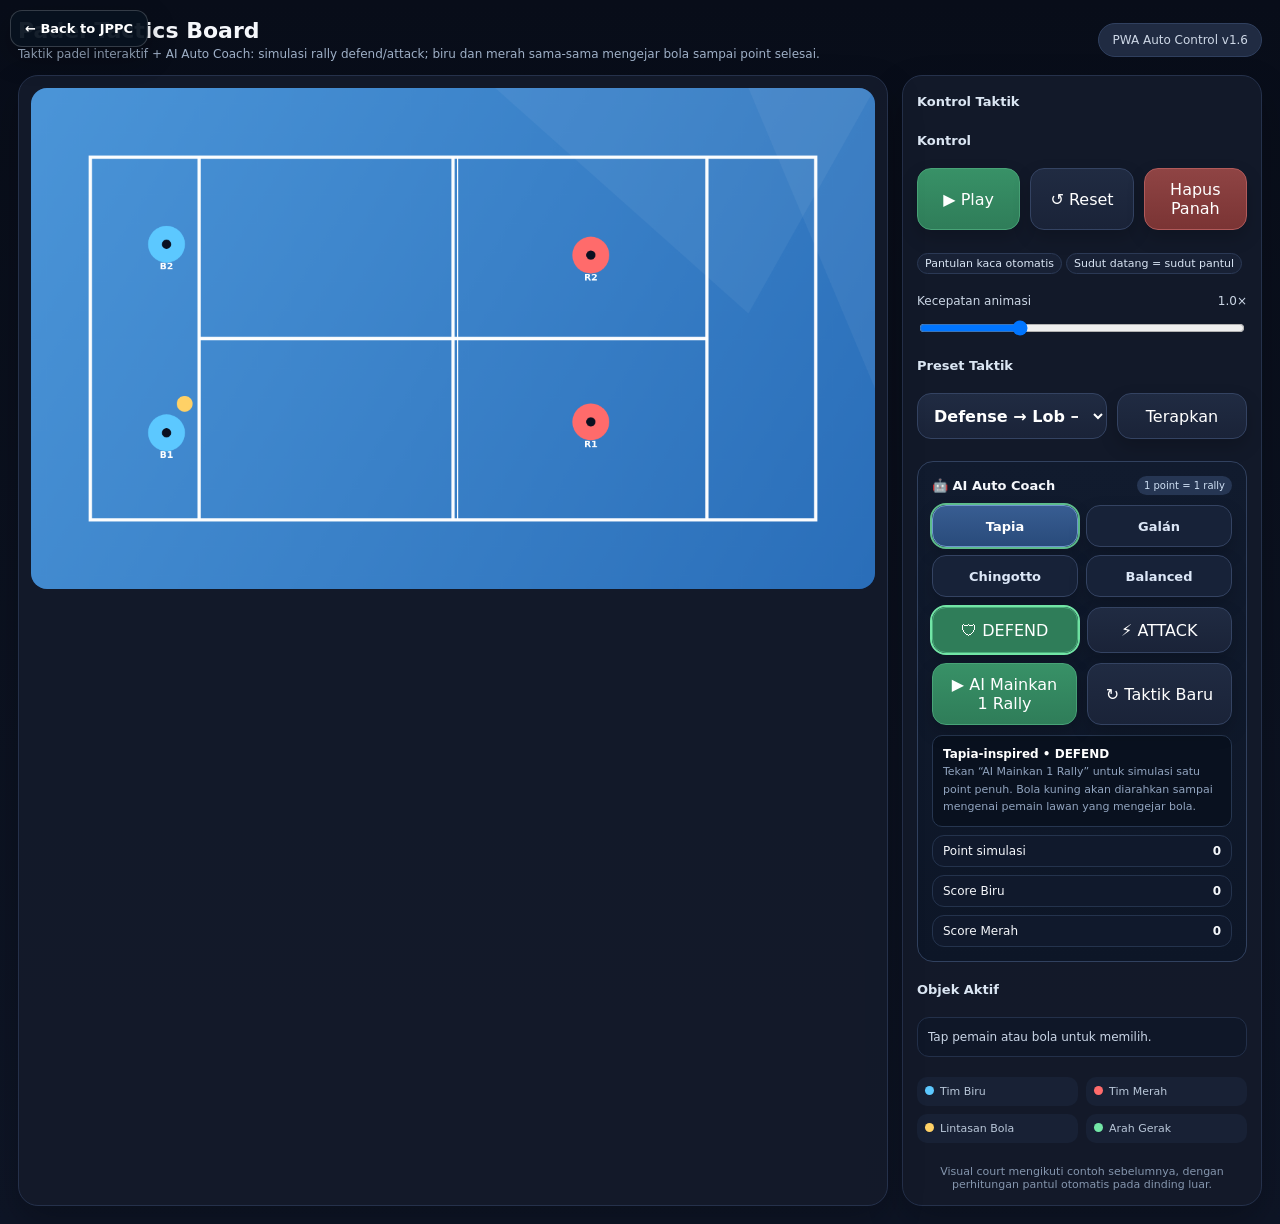
<file: padel-tactics.html>
<!doctype html>
<html lang="id">
<head>
<meta charset="utf-8"/>
<meta name="viewport" content="width=device-width, initial-scale=1, maximum-scale=1"/>
<title>Padel Tactics</title>
<style>
  :root{
    --bg:#0b1020; --panel:#131a2a; --line:#e6edf7; --text:#f5f7fb; --muted:#9fb0c7;
    --accent:#72e6a6; --red:#ff6b6b; --yellow:#ffd166; --blue:#5cc8ff;
  }
  *{box-sizing:border-box}
  body{margin:0;font-family:Inter,system-ui,-apple-system,Segoe UI,Roboto,Arial,sans-serif;background:linear-gradient(180deg,#080d19,#0e1526);color:var(--text)}
  .app{max-width:1320px;margin:auto;padding:18px}
  .topbar{display:flex;justify-content:space-between;gap:12px;align-items:center;margin-bottom:14px}
  .title{font-size:22px;font-weight:800}.sub{font-size:12px;color:var(--muted);margin-top:4px}
  .pill{background:#202b42;border:1px solid #30405f;border-radius:999px;padding:9px 13px;font-size:12px;color:#cdd7e6}
  .grid{display:grid;grid-template-columns:minmax(0,1fr) 360px;gap:14px}
  .card{background:rgba(19,26,42,.96);border:1px solid #25314b;border-radius:20px;overflow:hidden;box-shadow:0 16px 36px rgba(0,0,0,.24)}
  .courtWrap{padding:12px}.controls{padding:14px;display:flex;flex-direction:column;gap:10px}
  canvas{width:100%;height:auto;display:block;border-radius:16px;background:#132b56;touch-action:none;-webkit-user-select:none;user-select:none}
  @media (pointer:coarse){
    button,select{min-height:46px;padding:11px 13px;font-size:15px}
    .row{gap:10px}
    .tips{font-size:13px}
  }
  h3{font-size:13px;margin:4px 0 10px;color:#dbe6f3}
  .row{display:flex;gap:8px;flex-wrap:wrap;margin-bottom:10px}
  button,select,input[type=range]{font:inherit}
  button,select{
    background:linear-gradient(180deg,#202b42,#1a2338);
    color:#fff;border:1px solid #344362;border-radius:14px;padding:11px 12px;
    min-height:46px;
  }
  button{
    cursor:pointer;
    box-shadow:0 8px 18px rgba(0,0,0,.18);
    transition:transform .15s ease, box-shadow .15s ease, border-color .15s ease;
  }
  button:hover, select:hover{border-color:#4c6186}
  button:active{transform:translateY(1px)}
  button.primary{background:linear-gradient(180deg,#389167,#2f7d59);border-color:#48a377}
  button.warn{background:linear-gradient(180deg,#8f4444,#7a3434);border-color:#b15a5a}
  button.active{outline:2px solid #72e6a6}
  .tips{margin-top:10px;padding:10px;border-radius:12px;background:#0f1728;border:1px solid #23304a;font-size:12px;line-height:1.55;color:#c9d5e6}
  .legend{display:grid;grid-template-columns:1fr 1fr;gap:8px;margin-top:10px}
  .legend div{font-size:11px;color:#b9c7d9;background:#182135;padding:8px;border-radius:10px}
  .dot{display:inline-block;width:9px;height:9px;border-radius:50%;margin-right:6px}
  .stat{display:grid;grid-template-columns:1fr auto;gap:6px;font-size:12px;margin:6px 0}
  .stat b{color:#fff}
  .badge{display:inline-block;padding:3px 7px;border-radius:999px;background:#182135;border:1px solid #2b3955;color:#d9e5f4;font-size:11px;margin:3px 4px 0 0}
  .footer{margin-top:12px;color:#8495ad;font-size:11px;text-align:center}
  .small{font-size:11px;color:#91a4bf}

  .aiPanel{margin-top:14px;padding:12px;border-radius:14px;background:linear-gradient(180deg,#111b2e,#0d1627);border:1px solid #31415f}
  .aiTitle{display:flex;align-items:center;justify-content:space-between;gap:8px;margin-bottom:10px}
  .aiTitle b{font-size:13px}.aiTag{font-size:10px;padding:4px 7px;border-radius:999px;background:#263653;color:#cfe0f4}
  .seg{display:grid;grid-template-columns:1fr 1fr;gap:7px;margin:8px 0}
  .seg button{width:100%}.seg button.active{background:#2f7d59;border-color:#4caf7d;outline:2px solid #72e6a6}
  .aiStatus{margin-top:9px;padding:10px;border-radius:10px;background:#09111f;border:1px solid #263650;font-size:12px;line-height:1.45;color:#d1dbea}
  .aiStatus strong{color:#fff}.scoreBox{display:grid;grid-template-columns:1fr auto;gap:6px;margin-top:8px;font-size:12px}
  .coachNote{font-size:11px;color:#91a4bf;margin-top:7px;line-height:1.45}
  .toolbarRow{display:grid;grid-template-columns:repeat(3,1fr);gap:10px}
  .toolbarRow button{width:100%}
  .presetRow{display:grid;grid-template-columns:1fr 130px;gap:10px;align-items:center}
  .presetRow select,.presetRow button{width:100%}
  .aiPanel{margin-top:2px;padding:14px;border-radius:16px;background:linear-gradient(180deg,#111b2e,#0d1627);border:1px solid #31415f}
  .aiSelectRow, .aiActionRow{display:grid;grid-template-columns:1fr;gap:10px}
  .aiActionRow{grid-template-columns:1fr 1fr}
  .styleGrid{display:grid;grid-template-columns:repeat(2,1fr);gap:8px;margin-bottom:10px}
  .styleBtn{font-size:13px;font-weight:750;min-height:42px;padding:9px 8px;color:#dce7f7;background:#172238}
  .styleBtn.active{background:linear-gradient(180deg,#385d92,#294b7b);border-color:#6f98cf;outline:2px solid rgba(114,230,166,.8);color:#fff}
  select{color-scheme:dark;background-color:#1b263b!important;color:#fff!important;font-weight:650}
  select option{background:#172136;color:#fff}
  .seg{display:grid;grid-template-columns:1fr 1fr;gap:9px;margin:8px 0 10px}
  .scoreBox{padding:8px 10px;border-radius:12px;background:#10192c;border:1px solid #24334d}
  #selection.tips{margin-top:0}
  @media(max-width:950px){
    .toolbarRow{grid-template-columns:1fr}
    .presetRow{grid-template-columns:1fr}
    .aiActionRow{grid-template-columns:1fr}
  }
  .pointFlash{position:absolute;left:50%;top:50%;transform:translate(-50%,-50%);padding:14px 22px;border-radius:16px;background:rgba(9,17,31,.92);border:1px solid #506381;color:#fff;font-weight:800;font-size:20px;pointer-events:none;opacity:0;transition:opacity .2s}
  .courtWrap{position:relative}
  .autoHint{font-size:11px;color:#72e6a6}
  @media(max-width:950px){.grid{grid-template-columns:1fr}}
</style>

<meta name="theme-color" content="#0b1020"/>
<meta name="mobile-web-app-capable" content="yes"/>
<meta name="apple-mobile-web-app-capable" content="yes"/>
<meta name="apple-mobile-web-app-status-bar-style" content="black-translucent"/>
<meta name="apple-mobile-web-app-title" content="Padel Tactics"/>

<style>
.jp-back-btn{
  position:fixed;top:10px;left:10px;z-index:9999;
  display:inline-flex;align-items:center;gap:8px;
  padding:10px 14px;border-radius:12px;
  background:rgba(8,19,31,.94);color:#fff;
  border:1px solid rgba(255,255,255,.18);
  text-decoration:none;font:700 13px system-ui,-apple-system,Segoe UI,Roboto,Arial,sans-serif;
  box-shadow:0 10px 28px rgba(0,0,0,.28)
}
.jp-back-btn:hover{background:#13283f}
@media(max-width:700px){.jp-back-btn{top:7px;left:7px;padding:9px 12px;font-size:12px}}
</style>

</head>
<body>
<a class="jp-back-btn" href="./index.html">← Back to JPPC</a>
<div class="app">
  <div class="topbar">
    <div>
      <div class="title">Padel Tactics Board</div>
      <div class="sub">Taktik padel interaktif + AI Auto Coach: simulasi rally defend/attack; biru dan merah sama-sama mengejar bola sampai point selesai.</div>
    </div>
    <div class="pill">PWA Auto Control v1.6</div>
  </div>

  <div class="grid">
    <div class="card courtWrap">
      <canvas id="court" width="1280" height="760"></canvas>
      <div id="pointFlash" class="pointFlash">POINT</div>
    </div>

    <div class="card controls">
      <h3>Kontrol Taktik</h3>
<div class="row" style="display:none" aria-hidden="true">
        <button id="selectBtn" class="active">Pilih / Geser</button>
        <button id="moveBtn">Arah Gerak</button>
        <button id="shotBtn">Arah Pukulan</button>
      </div>

      <h3>Kontrol</h3>
      <div class="row toolbarRow">
        <button id="playBtn" class="primary">▶ Play</button>
        <button id="resetBtn">↺ Reset</button>
        <button id="clearBtn" class="warn">Hapus Panah</button>
      </div>

      <div><span class="badge">Pantulan kaca otomatis</span><span class="badge">Sudut datang = sudut pantul</span></div>

      <div style="margin-top:10px;font-size:12px;color:#cbd6e5">Kecepatan animasi <span id="speedText" style="float:right">1.0×</span></div>
      <input id="speed" type="range" min="0.4" max="2.4" step="0.1" value="1"/>

      <h3 style="margin-top:10px">Preset Taktik</h3>
      <div class="row presetRow">
        <select id="preset">
          <option value="defense">Defense → Lob → Ambil Net</option>
          <option value="attack">Net Pressure</option>
          <option value="bajada">Bajada + Glass Rebound</option>
          <option value="chiquita">Chiquita → Masuk Net</option>
        </select>
        <button id="applyPreset">Terapkan</button>
      </div>

      <div class="aiPanel">
        <div class="aiTitle"><b>🤖 AI Auto Coach</b><span class="aiTag">1 point = 1 rally</span></div>
        <select id="aiStyle" aria-hidden="true" tabindex="-1" style="display:none">
          <option value="tapia">Tapia-inspired</option>
          <option value="galan">Ale Galán-inspired</option>
          <option value="chingotto">Chingotto-inspired</option>
          <option value="balanced">Balanced Pro</option>
        </select>
        <div class="styleGrid">
          <button type="button" class="styleBtn active" data-style="tapia">Tapia</button>
          <button type="button" class="styleBtn" data-style="galan">Galán</button>
          <button type="button" class="styleBtn" data-style="chingotto">Chingotto</button>
          <button type="button" class="styleBtn" data-style="balanced">Balanced</button>
        </div>
        <div class="seg">
          <button id="aiDefendBtn" class="active">🛡 DEFEND</button>
          <button id="aiAttackBtn">⚡ ATTACK</button>
        </div>
        <div class="row aiActionRow">
          <button id="aiPointBtn" class="primary">▶ AI Mainkan 1 Rally</button>
          <button id="aiNextBtn">↻ Taktik Baru</button>
        </div>
        <div id="aiStatus" class="aiStatus"><strong>Siap.</strong> Pilih style dan mode, lalu jalankan 1 point rally.</div>
        <div class="scoreBox"><span>Point simulasi</span><b id="aiPointCount">0</b></div>
        <div class="scoreBox"><span>Score Biru</span><b id="blueScore">0</b></div>
        <div class="scoreBox"><span>Score Merah</span><b id="redScore">0</b></div>
</div>

      <h3 style="margin-top:10px">Objek Aktif</h3>
      <div id="selection" class="tips">Klik pemain atau bola di lapangan.</div>

      <div class="legend">
        <div><span class="dot" style="background:#5cc8ff"></span>Tim Biru</div>
        <div><span class="dot" style="background:#ff6b6b"></span>Tim Merah</div>
        <div><span class="dot" style="background:#ffd166"></span>Lintasan Bola</div>
        <div><span class="dot" style="background:#72e6a6"></span>Arah Gerak</div>
      </div>
<div class="footer">Visual court mengikuti contoh sebelumnya, dengan perhitungan pantul otomatis pada dinding luar.</div>
    </div>
  </div>
</div>

<script>
const canvas = document.getElementById('court');
const ctx = canvas.getContext('2d');
const W = canvas.width, H = canvas.height;

// Court follows the landscape example: 20m horizontal, 10m vertical
const courtMarginX = 90;
const courtW = W - courtMarginX * 2;
const courtH = courtW / 2;
const courtX = courtMarginX;
const courtY = (H - courtH) / 2;
const pxPerM = courtW / 20;
const netX = courtX + courtW / 2;
const leftServiceX = courtX + 3 * pxPerM;
const rightServiceX = courtX + courtW - 3 * pxPerM;
const centerServiceY = courtY + courtH / 2;
const playerR = 28, ballR = 12;
const EPS = 0.001;

let mode='select', selected=null, dragging=false, playing=false, speed=1, tPrev=0;
let touchStartObject=null, gestureStart=null;
let interactionType=null; // move-object | edit-player-path | edit-ball-path | edit-ball-next-path | tap
let editingPlayer=null;
let pointerMoved=false;
let ballContinuationArmed=false;
let manualBallPhase='main';
const TAP_THRESHOLD=14;
const HANDLE_HIT_RADIUS=38;
const PLAYER_RECEIVE_RADIUS=56;


function mToX(m){ return courtX + m * pxPerM; }
function mToY(m){ return courtY + courtH - m * pxPerM; }
function xToM(x){ return (x - courtX) / pxPerM; }
function yToM(y){ return (courtY + courtH - y) / pxPerM; }
function withinCourt(x,y){ return x>=courtX && x<=courtX+courtW && y>=courtY && y<=courtY+courtH; }
function angleDeg(a,b){ let d=Math.atan2(b.y-a.y,b.x-a.x)*180/Math.PI; return (d+360)%360; }
function distPx(a,b){ return Math.hypot(a.x-b.x,a.y-b.y); }
function clamp(v,min,max){ return Math.max(min, Math.min(max, v)); }

const initial = () => ({
  players:[
    {id:'B1',team:'blue',x:mToX(3.0), y:mToY(2.3), path:[]},
    {id:'B2',team:'blue',x:mToX(3.0), y:mToY(7.7), path:[]},
    {id:'R1',team:'red', x:mToX(17.0), y:mToY(2.3), path:[]},
    {id:'R2',team:'red', x:mToX(17.0), y:mToY(7.7), path:[]},
  ],
  ball:{id:'BALL',x:mToX(6.0),y:mToY(5.0),path:[],bounceInfo:[],nextPath:[],nextBounceInfo:[],landingPoint:null}
});
let state = initial();

function reset(){
  state = initial();
  manualBallPhase='main';
  selected = null;
  playing = false;
  aiRunning = false;
  aiRally = null;
  if(aiResetTimer){ clearTimeout(aiResetTimer); aiResetTimer=null; }
  document.getElementById('playBtn').textContent = '▶ Play';
  const btn=document.getElementById('aiPointBtn');
  if(btn) btn.textContent='▶ AI Mainkan 1 Rally';
  draw(); updateSelection();
}

function drawArrow(a,b,color,width=7,dash=[]){
  ctx.save();
  ctx.strokeStyle=color; ctx.fillStyle=color; ctx.lineWidth=width; ctx.setLineDash(dash);
  ctx.beginPath(); ctx.moveTo(a.x,a.y); ctx.lineTo(b.x,b.y); ctx.stroke();
  const ang=Math.atan2(b.y-a.y,b.x-a.x), len=28;
  ctx.setLineDash([]);
  ctx.beginPath();
  ctx.moveTo(b.x,b.y);
  ctx.lineTo(b.x-len*Math.cos(ang-Math.PI/6), b.y-len*Math.sin(ang-Math.PI/6));
  ctx.lineTo(b.x-len*Math.cos(ang+Math.PI/6), b.y-len*Math.sin(ang+Math.PI/6));
  ctx.closePath(); ctx.fill();
  ctx.restore();
}

function drawCourt(){
  ctx.clearRect(0,0,W,H);
  // Always reset canvas drawing state so court lines never inherit dashed arrows.
  ctx.setLineDash([]);
  ctx.globalAlpha=1;
  ctx.lineCap='butt';
  ctx.lineJoin='miter';
  const bg = ctx.createLinearGradient(0,0,W,H);
  bg.addColorStop(0,'#4b95d8'); bg.addColorStop(1,'#2a6eb9');
  ctx.fillStyle = bg; ctx.fillRect(0,0,W,H);
  ctx.fillStyle='rgba(255,255,255,.05)';
  ctx.beginPath(); ctx.moveTo(W*0.55,0); ctx.lineTo(W,0); ctx.lineTo(W*0.85,H*0.45); ctx.closePath(); ctx.fill();
  ctx.beginPath(); ctx.moveTo(W*0.85,0); ctx.lineTo(W,0); ctx.lineTo(W,H*0.6); ctx.closePath(); ctx.fill();

  ctx.strokeStyle='rgba(255,255,255,.98)';
  ctx.lineWidth=5;
  ctx.strokeRect(courtX, courtY, courtW, courtH);

  // side service lines
  ctx.beginPath();
  ctx.moveTo(leftServiceX, courtY); ctx.lineTo(leftServiceX, courtY + courtH);
  ctx.moveTo(rightServiceX, courtY); ctx.lineTo(rightServiceX, courtY + courtH);
  ctx.stroke();

  // net
  ctx.beginPath();
  ctx.moveTo(netX, courtY); ctx.lineTo(netX, courtY + courtH);
  ctx.stroke();
  ctx.lineWidth=2;
  ctx.beginPath();
  ctx.moveTo(netX+7, courtY); ctx.lineTo(netX+7, courtY + courtH);
  ctx.stroke();

  // center service line
  ctx.lineWidth=5;
  ctx.beginPath();
  ctx.moveTo(leftServiceX, centerServiceY); ctx.lineTo(rightServiceX, centerServiceY);
  ctx.stroke();

  // Dimension annotations intentionally hidden for cleaner tactical view.
}

function drawDimArrow(x1,y1,x2,y2,label){
  ctx.beginPath(); ctx.moveTo(x1,y1); ctx.lineTo(x2,y2); ctx.stroke();
  drawSmallArrow(x1,y1,x1+15,y1); drawSmallArrow(x2,y2,x2-15,y2);
  ctx.fillText(label, (x1+x2)/2, y1-8);
}
function drawDimArrowVertical(x1,y1,x2,y2,label){
  ctx.beginPath(); ctx.moveTo(x1,y1); ctx.lineTo(x2,y2); ctx.stroke();
  drawSmallArrow(x1,y1,x1,y1+15); drawSmallArrow(x2,y2,x2,y2-15);
  const parts = label.split('\n');
  if(parts.length===2){
    ctx.fillText(parts[0], x1+55, (y1+y2)/2 - 8);
    ctx.fillText(parts[1], x1+55, (y1+y2)/2 + 16);
  } else ctx.fillText(label, x1+45, (y1+y2)/2);
}
function drawSmallArrow(x1,y1,x2,y2){
  const ang=Math.atan2(y2-y1,x2-x1), len=10;
  ctx.beginPath();
  ctx.moveTo(x1,y1);
  ctx.lineTo(x1+len*Math.cos(ang+Math.PI/6), y1+len*Math.sin(ang+Math.PI/6));
  ctx.moveTo(x1,y1);
  ctx.lineTo(x1+len*Math.cos(ang-Math.PI/6), y1+len*Math.sin(ang-Math.PI/6));
  ctx.stroke();
}

function drawPlayer(p){
  const col = p.team==='blue' ? '#5cc8ff' : '#ff6b6b';
  ctx.save();
  ctx.fillStyle = col;
  ctx.beginPath(); ctx.arc(p.x,p.y,playerR,0,Math.PI*2); ctx.fill();
  ctx.fillStyle = '#0b1020'; ctx.beginPath(); ctx.arc(p.x,p.y,7,0,Math.PI*2); ctx.fill();
  ctx.fillStyle = '#fff'; ctx.font='bold 14px system-ui'; ctx.textAlign='center';
  ctx.fillText(p.id, p.x, p.y + 38);
  if(selected===p){ ctx.strokeStyle='#fff'; ctx.lineWidth=4; ctx.beginPath(); ctx.arc(p.x,p.y,playerR+8,0,Math.PI*2); ctx.stroke(); }
  ctx.restore();
}
function drawBall(){
  const b = state.ball;
  ctx.save();
  ctx.fillStyle='#ffd166'; ctx.beginPath(); ctx.arc(b.x,b.y,ballR,0,Math.PI*2); ctx.fill();
  if(selected===b){ ctx.strokeStyle='#fff'; ctx.lineWidth=3; ctx.beginPath(); ctx.arc(b.x,b.y,ballR+8,0,Math.PI*2); ctx.stroke(); }
  ctx.restore();
}


function getBallMainEnd(){
  if(!state.ball.path.length) return null;
  return state.ball.path[state.ball.path.length-1];
}
function getBallReceiverPlayer(){
  const end = getBallMainEnd();
  if(!end) return null;
  let best=null, bestD=Infinity;
  for(const p of state.players){
    const d=Math.hypot(p.x-end.x,p.y-end.y);
    if(d<bestD){ best=p; bestD=d; }
  }
  return bestD<=PLAYER_RECEIVE_RADIUS ? best : null;
}
function getBallContinuationStart(){
  const end=getBallMainEnd();
  if(!end) return null;
  const receiver=getBallReceiverPlayer();
  if(receiver) return {x:receiver.x, y:receiver.y};
  return {x:end.x, y:end.y};
}

function drawPaths(){
  for(const p of state.players){
    let a={x:p.x,y:p.y};
    for(const q of p.path){ drawArrow(a,q,'#72e6a6',5,[10,8]); a=q; }
  }

  let a={x:state.ball.x,y:state.ball.y};
  for(const q of state.ball.path){ drawArrow(a,q,'#ffd166',6,[]); a=q; }

  // draw bounce markers and labels for the first ball trajectory
  for(const info of state.ball.bounceInfo || []){
    ctx.save();
    ctx.fillStyle='#fff';
    ctx.beginPath(); ctx.arc(info.point.x, info.point.y, 7, 0, Math.PI*2); ctx.fill();
    ctx.fillStyle='#0b1020'; ctx.beginPath(); ctx.arc(info.point.x, info.point.y, 3, 0, Math.PI*2); ctx.fill();
    ctx.fillStyle='#fff';
    ctx.font='bold 14px system-ui';
    const label = 'θ ' + info.incident.toFixed(0) + '°';
    ctx.fillText(label, info.point.x + 28, info.point.y - 12);
    ctx.font='12px system-ui';
    ctx.fillText('Pantul ' + info.wallLabel, info.point.x + 40, info.point.y + 8);
    ctx.restore();
  }

  if(state.ball.path.length){
    const q=state.ball.path[0];
    ctx.save(); ctx.fillStyle='#fff'; ctx.font='bold 18px system-ui';
    ctx.fillText(angleDeg(state.ball,q).toFixed(0)+'°', (state.ball.x+q.x)/2, (state.ball.y+q.y)/2 - 14);
    ctx.restore();

    const end=state.ball.path[state.ball.path.length-1];
    const receiver=getBallReceiverPlayer();

    // main end handle (also used to start continuation if the ball reaches a player)
    ctx.save();
    ctx.fillStyle = receiver ? '#ffdd78' : '#ffd166';
    ctx.strokeStyle='#ffffff';
    ctx.lineWidth=4;
    ctx.beginPath(); ctx.arc(end.x,end.y,13,0,Math.PI*2); ctx.fill(); ctx.stroke();
    if(receiver){
      ctx.fillStyle='#0b1020';
      ctx.font='bold 12px system-ui';
      ctx.textAlign='center';
      ctx.fillText('+', end.x, end.y+4);
    }
    ctx.restore();
  }

  // draw manual continuation after the ball reaches a player
  if(state.ball.nextPath && state.ball.nextPath.length){
    let s = getBallContinuationStart();
    for(const q of state.ball.nextPath){
      drawArrow(s,q,'#ffd166',6,[10,7]);
      s=q;
    }

    for(const info of state.ball.nextBounceInfo || []){
      ctx.save();
      ctx.fillStyle='#fff';
      ctx.beginPath(); ctx.arc(info.point.x, info.point.y, 6, 0, Math.PI*2); ctx.fill();
      ctx.fillStyle='#0b1020'; ctx.beginPath(); ctx.arc(info.point.x, info.point.y, 2.5, 0, Math.PI*2); ctx.fill();
      ctx.restore();
    }

    const end2=state.ball.nextPath[state.ball.nextPath.length-1];
    ctx.save();
    ctx.fillStyle='#ffd166';
    ctx.strokeStyle='#ffffff';
    ctx.lineWidth=4;
    ctx.beginPath(); ctx.arc(end2.x,end2.y,13,0,Math.PI*2); ctx.fill(); ctx.stroke();
    ctx.restore();
  }

  // Final landing marker stays visible when Play finishes.
  if(state.ball.landingPoint){
    const lp=state.ball.landingPoint;
    ctx.save();
    ctx.strokeStyle='#ffd166';
    ctx.fillStyle='rgba(255,209,102,.18)';
    ctx.lineWidth=4;
    ctx.setLineDash([]);
    ctx.beginPath(); ctx.arc(lp.x,lp.y,20,0,Math.PI*2); ctx.fill(); ctx.stroke();
    ctx.beginPath();
    ctx.moveTo(lp.x-27,lp.y); ctx.lineTo(lp.x+27,lp.y);
    ctx.moveTo(lp.x,lp.y-27); ctx.lineTo(lp.x,lp.y+27);
    ctx.stroke();
    ctx.fillStyle='#fff';
    ctx.font='bold 12px system-ui';
    ctx.textAlign='center';
    ctx.fillText('JATUH',lp.x,lp.y-30);
    ctx.restore();
  }

  // Large draggable handles for player movement arrows.
  for(const p of state.players){
    if(!p.path.length) continue;
    const end=p.path[p.path.length-1];
    ctx.save();
    ctx.fillStyle='#72e6a6';
    ctx.strokeStyle='#ffffff';
    ctx.lineWidth=4;
    ctx.beginPath(); ctx.arc(end.x,end.y,13,0,Math.PI*2); ctx.fill(); ctx.stroke();
    ctx.restore();
  }
}

function draw(){ drawCourt(); drawPaths(); state.players.forEach(drawPlayer); drawBall(); }

function hit(x,y){
  const objs=[...state.players,state.ball];
  for(const o of objs) if(Math.hypot(o.x-x,o.y-y) < (o===state.ball?34:48)) return o;
  return null;
}
function pos(evt){
  const r = canvas.getBoundingClientRect();
  return {x:(evt.clientX-r.left)*W/r.width, y:(evt.clientY-r.top)*H/r.height};
}

function buildBallReboundPath(start, target, maxBounces=3){
  const dx0 = target.x - start.x;
  const dy0 = target.y - start.y;
  let totalLen = Math.hypot(dx0, dy0);
  if(totalLen < 1) return {path:[], bounceInfo:[]};

  let dirx = dx0 / totalLen;
  let diry = dy0 / totalLen;
  let current = {x:start.x, y:start.y};
  const points = [];
  const bounceInfo = [];

  for(let i=0; i<=maxBounces; i++){
    let tx = Infinity, ty = Infinity, hitWallX = null, hitWallY = null;

    if(dirx > EPS){ tx = (courtX + courtW - current.x) / dirx; hitWallX = 'right'; }
    else if(dirx < -EPS){ tx = (courtX - current.x) / dirx; hitWallX = 'left'; }

    if(diry > EPS){ ty = (courtY + courtH - current.y) / diry; hitWallY = 'bottom'; }
    else if(diry < -EPS){ ty = (courtY - current.y) / diry; hitWallY = 'top'; }

    let tHit = Math.min(tx, ty);
    if(!isFinite(tHit) || totalLen <= tHit){
      points.push({x:current.x + dirx * totalLen, y:current.y + diry * totalLen});
      return {path:points, bounceInfo};
    }

    const wall = (tx < ty) ? hitWallX : hitWallY;
    const point = {x:current.x + dirx * tHit, y:current.y + diry * tHit};
    points.push(point);

    let incident;
    if(wall === 'left' || wall === 'right') incident = Math.atan2(Math.abs(diry), Math.abs(dirx)) * 180 / Math.PI;
    else incident = Math.atan2(Math.abs(dirx), Math.abs(diry)) * 180 / Math.PI;

    bounceInfo.push({
      wall,
      wallLabel: wall==='left' ? 'kaca kiri' : wall==='right' ? 'kaca kanan' : wall==='top' ? 'kaca atas' : 'kaca bawah',
      point,
      incident,
      rebound: incident
    });

    totalLen -= tHit;

    // Make the yellow rebound direction easier to read, especially on mobile.
    // After the first glass contact, always show at least ~5m of reflected trajectory.
    if(bounceInfo.length === 1){
      totalLen = Math.max(totalLen, 5 * pxPerM);
    }

    if(wall === 'left' || wall === 'right') dirx *= -1;
    else diry *= -1;

    current = {x:point.x + dirx * EPS, y:point.y + diry * EPS};
  }

  // finish remaining after max bounce limit
  points.push({
    x:clamp(current.x + dirx * totalLen, courtX, courtX + courtW),
    y:clamp(current.y + diry * totalLen, courtY, courtY + courtH)
  });
  return {path:points, bounceInfo};
}


function hitPlayerPathHandle(x,y){
  for(const p of state.players){
    if(!p.path.length) continue;
    const end=p.path[p.path.length-1];
    if(Math.hypot(end.x-x,end.y-y)<=HANDLE_HIT_RADIUS) return p;
  }
  return null;
}
function hitBallPathHandle(x,y){
  if(state.ball.nextPath && state.ball.nextPath.length){
    const end2=state.ball.nextPath[state.ball.nextPath.length-1];
    if(Math.hypot(end2.x-x,end2.y-y)<=HANDLE_HIT_RADIUS) return 'next';
  }
  if(!state.ball.path.length) return null;
  const end=state.ball.path[state.ball.path.length-1];
  if(Math.hypot(end.x-x,end.y-y)<=HANDLE_HIT_RADIUS) return 'main';
  return null;
}
function setPlayerDirection(player, point){
  const q={x:clamp(point.x,courtX,courtX+courtW),y:clamp(point.y,courtY,courtY+courtH)};
  player.path=[q];
  selected=player;
}
function setBallDirection(point){
  manualBallPhase='main';
  state.ball.landingPoint=null;
  const shot=buildBallReboundPath({x:state.ball.x,y:state.ball.y}, point, 3);
  state.ball.path=shot.path;
  state.ball.bounceInfo=shot.bounceInfo;
  state.ball.nextPath=[];
  state.ball.nextBounceInfo=[];
  ballContinuationArmed=false;
  selected=state.ball;
}
function setBallContinuation(point){
  state.ball.landingPoint=null;
  const start = getBallContinuationStart();
  if(!start) return;
  const shot=buildBallReboundPath(start, point, 3);
  state.ball.nextPath=shot.path;
  state.ball.nextBounceInfo=shot.bounceInfo;
  ballContinuationArmed=false;
  selected=state.ball;
}

canvas.addEventListener('pointerdown', e=>{
  e.preventDefault();
  const p=pos(e);
  const objectHit=hit(p.x,p.y);
  const playerHandle=hitPlayerPathHandle(p.x,p.y);
  const ballHandle=hitBallPathHandle(p.x,p.y);

  gestureStart=p;
  pointerMoved=false;
  touchStartObject=objectHit;
  interactionType='tap';
  editingPlayer=null;
  try{ canvas.setPointerCapture(e.pointerId); }catch(_){}

  // Handles have priority, so every existing direction can be edited by dragging.
  if(ballHandle==='next'){
    selected=state.ball;
    interactionType='edit-ball-next-path';
    dragging=true;
    updateSelection(); draw();
    return;
  }
  if(ballHandle==='main'){
    selected=state.ball;
    interactionType=getBallReceiverPlayer() ? 'arm-or-edit-ball-next' : 'edit-ball-path';
    dragging=true;
    updateSelection(); draw();
    return;
  }
  if(playerHandle){
    selected=playerHandle;
    editingPlayer=playerHandle;
    interactionType='edit-player-path';
    dragging=true;
    updateSelection(); draw();
    return;
  }

  if(objectHit){
    selected=objectHit;
    interactionType='move-object';
    dragging=true;
    ballContinuationArmed=false;
    updateSelection(); draw();
    return;
  }

  // Empty court: if an object is already selected, a simple tap defines its direction.
  if(selected && withinCourt(p.x,p.y)){
    interactionType='tap-direction';
  }
});

canvas.addEventListener('pointermove', e=>{
  if(!gestureStart) return;
  e.preventDefault();
  const p=pos(e);
  if(Math.hypot(p.x-gestureStart.x,p.y-gestureStart.y)>TAP_THRESHOLD) pointerMoved=true;

  if(interactionType==='move-object' && dragging && touchStartObject && pointerMoved){
    const q={
      x:clamp(p.x,courtX,courtX+courtW),
      y:clamp(p.y,courtY,courtY+courtH)
    };
    touchStartObject.x=q.x;
    touchStartObject.y=q.y;
    if(touchStartObject===state.ball){
      state.ball.nextPath=[];
      state.ball.nextBounceInfo=[];
      ballContinuationArmed=false;
    }
    draw(); updateSelection();
  } else if(interactionType==='edit-player-path' && editingPlayer){
    setPlayerDirection(editingPlayer,p);
    draw(); updateSelection();
  } else if(interactionType==='edit-ball-path'){
    setBallDirection(p);
    draw(); updateSelection();
  } else if(interactionType==='edit-ball-next-path' || interactionType==='arm-or-edit-ball-next'){
    setBallContinuation(p);
    draw(); updateSelection();
  }
});

function endPointer(e){
  const p=pos(e);

  if(!pointerMoved){
    if(touchStartObject){
      selected=touchStartObject;
    } else if(interactionType==='tap-direction' && selected){
      if(selected===state.ball){
        if(ballContinuationArmed && getBallContinuationStart()) setBallContinuation(p);
        else setBallDirection(p);
      } else setPlayerDirection(selected,p);
    } else if(interactionType==='arm-or-edit-ball-next'){
      // Tap the yellow endpoint once to arm the continuation, then tap court to set return direction.
      ballContinuationArmed = !!getBallContinuationStart();
      selected = state.ball;
    }
    draw(); updateSelection();
  } else if(interactionType==='move-object' && touchStartObject){
    selected=touchStartObject;
    draw(); updateSelection();
  }

  dragging=false;
  gestureStart=null;
  touchStartObject=null;
  interactionType=null;
  editingPlayer=null;
  pointerMoved=false;
  try{ canvas.releasePointerCapture(e.pointerId); }catch(_){}
}
canvas.addEventListener('pointerup', endPointer);
canvas.addEventListener('pointercancel', endPointer);

// Legacy mode API kept internally for compatibility, but UI is now Auto Detect.
function setMode(m){ mode=m; }
document.getElementById('selectBtn').onclick=()=>setMode('select');
document.getElementById('moveBtn').onclick=()=>setMode('move');
document.getElementById('shotBtn').onclick=()=>setMode('shot');
document.getElementById('resetBtn').onclick=reset;
document.getElementById('clearBtn').onclick=()=>{
  state.players.forEach(p=>p.path=[]);
  state.ball.path=[];
  state.ball.bounceInfo=[];
  state.ball.nextPath=[];
  state.ball.nextBounceInfo=[];
  state.ball.nextPath=[];
  state.ball.nextBounceInfo=[];
  draw(); updateSelection();
};
document.getElementById('speed').oninput=e=>{ speed=+e.target.value; document.getElementById('speedText').textContent=speed.toFixed(1)+'×'; };

function updateSelection(){
  const box=document.getElementById('selection');
  if(!selected){ box.innerHTML='Tap pemain atau bola untuk memilih.'; return; }
  const mx=xToM(selected.x), my=yToM(selected.y);
  let html = `<div class="stat"><span>Objek</span><b>${selected.id}</b></div>
              <div class="stat"><span>Posisi</span><b>${mx.toFixed(1)} m × ${my.toFixed(1)} m</b></div>`;
  if(selected.path && selected.path[0]){
    const q=selected.path[0];
    html += `<div class="stat"><span>Arah awal</span><b>${angleDeg(selected,q).toFixed(0)}°</b></div>
             <div class="stat"><span>Jarak segmen 1</span><b>${(distPx(selected,q)/pxPerM).toFixed(1)} m</b></div>`;
  }
  if(selected===state.ball && state.ball.bounceInfo && state.ball.bounceInfo.length){
    html += `<div class="stat"><span>Jumlah pantulan</span><b>${state.ball.bounceInfo.length}</b></div>`;
    state.ball.bounceInfo.forEach((b,i)=>{
      html += `<div class="stat"><span>Pantulan ${i+1}</span><b>${b.wallLabel}</b></div>
               <div class="stat"><span>Sudut datang/pantul</span><b>${b.incident.toFixed(0)}° / ${b.rebound.toFixed(0)}°</b></div>`;
    });
  }
  if(selected===state.ball && getBallReceiverPlayer()){
    const rp=getBallReceiverPlayer();
    html += `<div class="stat"><span>Bola mengenai</span><b>${rp.id}</b></div>`;
    html += `<div class="stat"><span>Arah lanjutan</span><b>${state.ball.nextPath && state.ball.nextPath.length ? 'sudah diatur' : (ballContinuationArmed ? 'siap diarahkan' : 'bisa diarahkan manual')}</b></div>`;
  }
  box.innerHTML = html;
}



function clearMotion(){
  state.players.forEach(p=>p.path=[]);
  state.ball.path=[];
  state.ball.bounceInfo=[];
  state.ball.nextPath=[];
  state.ball.nextBounceInfo=[];
  ballContinuationArmed=false;
}

function setAiMode(m){
  aiMode=m;
  document.getElementById('aiDefendBtn').classList.toggle('active',m==='defend');
  document.getElementById('aiAttackBtn').classList.toggle('active',m==='attack');
  updateAiStatus();
}

function styleLabel(s){
  return s==='tapia'?'Tapia-inspired':s==='galan'?'Ale Galán-inspired':s==='chingotto'?'Chingotto-inspired':'Balanced Pro';
}

let aiMode='defend', aiPointCount=0, aiRunning=false, aiResetTimer=null, aiLastPlan=null;
let aiRally=null, aiPreparedSeed=null;
let aiMatchScore={blue:0, red:0};

const AI_SEEDS = {
  tapia:{
    defend:[
      {name:'Tapia Defend • Lob Cross', note:'Mulai dari bertahan lalu counter agresif setelah lob.', setup:[[2.1,2.4],[2.1,7.6],[13.8,2.7],[13.8,7.3],[2.6,3.2]]},
      {name:'Tapia Defend • Glass Escape', note:'Counter dari belakang setelah membaca kaca.', setup:[[1.5,2.0],[2.5,7.8],[14.0,2.8],[14.0,7.2],[1.4,2.1]]}
    ],
    attack:[
      {name:'Tapia Attack • Fast Net', note:'Mulai di depan lalu cari angle dan pace.', setup:[[8.4,2.6],[8.4,7.4],[16.8,2.7],[16.8,7.3],[8.8,4.7]]},
      {name:'Tapia Attack • Open Angle', note:'Tekan cepat, buka sudut, lalu cari winner.', setup:[[8.7,3.0],[8.7,7.0],[16.3,2.7],[16.3,7.3],[8.9,5.0]]}
    ]
  },
  galan:{
    defend:[
      {name:'Galán Defend • Deep Reset', note:'Pertahanan dalam, lalu transisi kuat ke net.', setup:[[2.0,2.5],[2.0,7.5],[13.8,2.8],[13.8,7.2],[2.5,6.7]]},
      {name:'Galán Defend • Back Glass', note:'Gunakan waktu dari back glass sebelum menyerang.', setup:[[1.5,2.2],[2.3,7.8],[14.0,2.6],[14.0,7.4],[1.4,2.2]]}
    ],
    attack:[
      {name:'Galán Attack • Middle Pressure', note:'Tekan middle dan paksa lawan bertahan.', setup:[[8.5,2.6],[8.5,7.4],[16.9,2.5],[16.9,7.5],[8.8,5.0]]},
      {name:'Galán Attack • Power Volley', note:'Kuasai net dan dorong lawan ke belakang.', setup:[[8.2,2.6],[8.2,7.4],[16.6,2.5],[16.6,7.5],[8.4,4.6]]}
    ]
  },
  chingotto:{
    defend:[
      {name:'Chingotto Defend • Compact', note:'Pasangan rapat, sabar, dan cari bola aman.', setup:[[2.1,3.1],[2.1,6.9],[13.6,2.8],[13.6,7.2],[2.8,4.6]]},
      {name:'Chingotto Defend • High Percentage', note:'Utamakan bola aman lalu rebut net perlahan.', setup:[[2.0,2.7],[2.0,7.3],[13.8,2.6],[13.8,7.4],[2.7,6.1]]}
    ],
    attack:[
      {name:'Chingotto Attack • Chiquita', note:'Bola rendah ke kaki lawan, lalu maju kompak.', setup:[[6.1,3.0],[6.1,7.0],[13.4,2.8],[13.4,7.2],[6.3,4.2]]},
      {name:'Chingotto Attack • Patient Net', note:'Net pressure sabar sambil tutup middle.', setup:[[8.1,3.1],[8.1,6.9],[16.0,2.8],[16.0,7.2],[8.4,5.0]]}
    ]
  },
  balanced:{
    defend:[
      {name:'Balanced Defend • Lob Recover', note:'Lob, recover, lalu masuk net.', setup:[[2.2,2.5],[2.2,7.5],[13.8,2.7],[13.8,7.3],[2.8,5.0]]}
    ],
    attack:[
      {name:'Balanced Attack • Net Pressure', note:'Pattern pro seimbang antara middle dan angle.', setup:[[8.3,2.8],[8.3,7.2],[16.7,2.6],[16.7,7.4],[8.7,5.0]]}
    ]
  }
};

const STYLE_PROFILE = {
  tapia:{attackBias:.76,bounceBias:.55,lobBias:.28,chiquitaBias:.15,angleBias:.58,middleBias:.22},
  galan:{attackBias:.70,bounceBias:.28,lobBias:.35,chiquitaBias:.10,angleBias:.25,middleBias:.55},
  chingotto:{attackBias:.54,bounceBias:.22,lobBias:.34,chiquitaBias:.42,angleBias:.18,middleBias:.48},
  balanced:{attackBias:.62,bounceBias:.33,lobBias:.32,chiquitaBias:.20,angleBias:.30,middleBias:.42}
};

function rand(min,max){ return min + Math.random()*(max-min); }
function pick(arr){ return arr[Math.floor(Math.random()*arr.length)]; }
function metersOfPoint(px){ return {x:xToM(px.x), y:yToM(px.y)}; }
function playerById(id){ return state.players.find(p=>p.id===id); }
function playerIds(side){ return side==='blue' ? ['B1','B2'] : ['R1','R2']; }
function sideBaseX(side, phase){
  if(side==='blue') return phase==='attack' ? 8.8 : phase==='transition' ? 6.3 : 2.3;
  return phase==='attack' ? 11.2 : phase==='transition' ? 13.7 : 17.7;
}
function safeY(y){ return clamp(y,1.0,9.0); }
function safeX(x){ return clamp(x,0.7,19.3); }
function targetZoneX(side, shortBall=false){
  if(side==='blue') return shortBall ? rand(7.5,9.0) : rand(1.3,2.6);
  return shortBall ? rand(11.0,12.5) : rand(17.4,18.7);
}
function opponentOf(side){ return side==='blue' ? 'red' : 'blue'; }

function chooseSeed(style, mode, forceNew=false){
  const list = AI_SEEDS[style][mode];
  let seed = pick(list);
  if(forceNew && aiLastPlan && list.length>1){
    let guard=0;
    while(seed.name===aiLastPlan.name && guard++<10) seed=pick(list);
  }
  aiLastPlan = seed;
  return seed;
}

function setStateFromSeed(seed){
  state = initial();
  const [B1,B2,R1,R2]=state.players;
  const s = seed.setup;
  Object.assign(B1,{x:mToX(s[0][0]), y:mToY(s[0][1]), path:[]});
  Object.assign(B2,{x:mToX(s[1][0]), y:mToY(s[1][1]), path:[]});
  Object.assign(R1,{x:mToX(s[2][0]), y:mToY(s[2][1]), path:[]});
  Object.assign(R2,{x:mToX(s[3][0]), y:mToY(s[3][1]), path:[]});
  Object.assign(state.ball,{x:mToX(s[4][0]), y:mToY(s[4][1]), path:[], bounceInfo:[]});
  clearMotion();
  selected=null;
  draw(); updateSelection();
}

function loadAiPlan(forceNew=false){
  if(aiResetTimer){ clearTimeout(aiResetTimer); aiResetTimer=null; }
  const style=document.getElementById('aiStyle').value;
  aiPreparedSeed = chooseSeed(style, aiMode, forceNew);
  setStateFromSeed(aiPreparedSeed);
  aiRunning=false; aiRally=null; playing=false;
  document.getElementById('playBtn').textContent='▶ Play';
  document.getElementById('aiPointBtn').textContent='▶ AI Mainkan 1 Rally';
  document.getElementById('aiStatus').innerHTML=`<strong>${styleLabel(style)} • ${aiMode.toUpperCase()}</strong><br>${aiPreparedSeed.name}<br><span class="small">${aiPreparedSeed.note}</span><br><span class="small">Preview formasi awal. Saat rally dimulai, merah dan biru sama-sama bergerak mencari point.</span>`;
}

function chooseShotKind(style, attackState, isFinal){
  const p=STYLE_PROFILE[style];
  if(isFinal) return 'winner';
  if(!attackState){
    const r=Math.random();
    if(r < p.chiquitaBias) return 'chiquita';
    if(r < p.chiquitaBias + p.lobBias) return 'lob';
    if(r < p.chiquitaBias + p.lobBias + p.bounceBias*0.5) return 'glass';
    return 'reset';
  }
  const r=Math.random();
  if(r < p.middleBias) return 'middle';
  if(r < p.middleBias + p.angleBias) return 'angle';
  if(r < p.middleBias + p.angleBias + p.bounceBias*0.35) return 'glass';
  return 'pressure';
}

function chooseBallTargetMeters(style, hitter, shotKind, isFinal, ballM){
  const receiver = opponentOf(hitter);
  const towardsRed = receiver==='red';
  let x=0, y=5;
  if(shotKind==='lob'){
    x = towardsRed ? rand(17.0,18.8) : rand(1.2,3.0);
    y = Math.random()<0.5 ? rand(1.4,3.5) : rand(6.5,8.6);
  } else if(shotKind==='chiquita'){
    x = towardsRed ? rand(10.8,12.0) : rand(8.0,9.2);
    y = clamp(ballM.y + rand(-1.2,1.2), 2.0, 8.0);
  } else if(shotKind==='middle' || shotKind==='pressure' || shotKind==='reset'){
    x = towardsRed ? rand(13.5,17.2) : rand(2.8,6.5);
    y = shotKind==='middle' ? rand(4.2,5.8) : clamp(ballM.y + rand(-2.0,2.0), 1.3, 8.7);
  } else if(shotKind==='angle'){
    x = towardsRed ? rand(14.0,18.6) : rand(1.4,6.0);
    y = Math.random()<0.5 ? rand(-1.5,0.3) : rand(9.7,11.4);
  } else if(shotKind==='glass'){
    if(Math.random()<0.6){
      x = towardsRed ? rand(20.4,22.0) : rand(-2.0,-0.4);
      y = Math.random()<0.5 ? rand(1.2,3.0) : rand(7.0,8.8);
    } else {
      x = towardsRed ? rand(14.0,18.0) : rand(2.0,6.0);
      y = Math.random()<0.5 ? rand(-1.6,0.2) : rand(9.8,11.6);
    }
  } else if(shotKind==='winner'){
    const killer=Math.random();
    if(style==='galan' && killer<0.55){
      x = towardsRed ? rand(16.5,18.8) : rand(1.2,3.4);
      y = rand(4.4,5.6);
    } else if(style==='chingotto' && killer<0.55){
      x = towardsRed ? rand(10.7,11.8) : rand(8.2,9.3);
      y = clamp(ballM.y + rand(-1.0,1.0), 2.5, 7.5);
    } else {
      x = towardsRed ? rand(20.6,22.4) : rand(-2.4,-0.6);
      y = Math.random()<0.5 ? rand(0.8,2.0) : rand(8.0,9.2);
    }
  }
  return {x,y};
}

function predictReflectedEndMeters(startM,targetM,maxBounces=4){
  let x=startM.x, y=startM.y;
  let dx=targetM.x-startM.x, dy=targetM.y-startM.y;
  let total=Math.hypot(dx,dy);
  if(total<0.001) return {x,y};
  dx/=total; dy/=total;
  for(let i=0;i<=maxBounces;i++){
    let tx=Infinity, ty=Infinity;
    if(dx>EPS) tx=(20-x)/dx;
    else if(dx<-EPS) tx=(0-x)/dx;
    if(dy>EPS) ty=(10-y)/dy;
    else if(dy<-EPS) ty=(0-y)/dy;
    const tHit=Math.min(tx,ty);
    if(!isFinite(tHit) || total<=tHit){
      return {x:clamp(x+dx*total,0,20), y:clamp(y+dy*total,0,10)};
    }
    x += dx*tHit; y += dy*tHit; total -= tHit;
    if(tx < ty) dx*=-1; else dy*=-1;
    x += dx*0.0001; y += dy*0.0001;
  }
  return {x:clamp(x+dx*total,0,20), y:clamp(y+dy*total,0,10)};
}

function computePlayerTargets(hitter, shotKind, ballM, endM){
  const receiver = opponentOf(hitter);
  const idsH = playerIds(hitter);
  const idsR = playerIds(receiver);
  const lowShot = ballM.y <= 5;
  const striker = hitter==='blue' ? (lowShot ? 'B1' : 'B2') : (lowShot ? 'R1' : 'R2');
  const partner = idsH.find(id=>id!==striker);
  const receiveLow = endM.y <= 5;
  const chaser = receiver==='blue' ? (receiveLow ? 'B1' : 'B2') : (receiveLow ? 'R1' : 'R2');
  const cover = idsR.find(id=>id!==chaser);

  const attackLike = ['middle','pressure','angle','winner'].includes(shotKind);
  const hitterPhase = attackLike ? 'attack' : 'transition';
  const receiverShort = ['chiquita'].includes(shotKind) || (receiver==='blue' ? endM.x>7.2 : endM.x<12.8);
  const receiverPhase = receiverShort ? 'attack' : 'defend';

  const hx = sideBaseX(hitter, hitterPhase);
  const rx = sideBaseX(receiver, receiverPhase);

  const strikerTarget = {x: safeX(hx + rand(-0.4,0.4)), y: safeY(ballM.y + rand(-0.5,0.5))};
  const partnerTarget = {x: safeX(hx + (hitter==='blue' ? -0.2 : 0.2)), y: safeY(striker===idsH[0] ? strikerTarget.y + rand(2.7,3.5) : strikerTarget.y - rand(2.7,3.5))};

  const chaserTarget = {x: safeX(receiver==='blue' ? (receiverShort ? rand(7.6,8.9) : rx) : (receiverShort ? rand(11.1,12.4) : rx)), y: safeY(endM.y + rand(-0.35,0.35))};
  const coverTarget = {x: safeX(receiver==='blue' ? chaserTarget.x - rand(0.0,0.8) : chaserTarget.x + rand(0.0,0.8)), y: safeY(chaser===idsR[0] ? chaserTarget.y + rand(2.5,3.3) : chaserTarget.y - rand(2.5,3.3))};

  const targets={};
  targets[striker]=[strikerTarget.x,strikerTarget.y];
  targets[partner]=[partnerTarget.x,partnerTarget.y];
  targets[chaser]=[chaserTarget.x,chaserTarget.y];
  targets[cover]=[coverTarget.x,coverTarget.y];
  return {targets,striker,partner,chaser,cover};
}

function pickBounceWall(shotKind, hitter, desiredEnd, isFinal){
  const receiver = opponentOf(hitter);
  if(shotKind==='glass'){
    if(Math.random()<0.55) return receiver==='red' ? 'right' : 'left';
    return desiredEnd.y >= 5 ? 'top' : 'bottom';
  }
  if(shotKind==='angle') return desiredEnd.y >= 5 ? 'top' : 'bottom';
  if(shotKind==='winner' && isFinal && Math.random()<0.45){
    if(Math.random()<0.5) return receiver==='red' ? 'right' : 'left';
    return desiredEnd.y >= 5 ? 'top' : 'bottom';
  }
  return null;
}

function mirrorAcrossWall(point, wall){
  if(wall==='left') return {x:-point.x, y:point.y};
  if(wall==='right') return {x:40-point.x, y:point.y};
  if(wall==='top') return {x:point.x, y:20-point.y};
  if(wall==='bottom') return {x:point.x, y:-point.y};
  return {x:point.x, y:point.y};
}

function buildShotToPlayer(hitter, shotKind, desiredEnd, isFinal){
  const wall = pickBounceWall(shotKind, hitter, desiredEnd, isFinal);
  const virtualTarget = mirrorAcrossWall(desiredEnd, wall);
  return {wall, virtualTarget};
}

function shotText(style, shotKind, hitter, isFinal, chaserId){
  const side = hitter==='blue' ? 'Biru' : 'Merah';
  const target = chaserId ? ` menuju ${chaserId}` : '';
  const map={
    lob:'lob dalam', glass:'memakai kaca', middle:'menekan middle', pressure:'menekan volley',
    chiquita:'memainkan chiquita', angle:'membuka angle', reset:'reset rally', winner:'mencari winner'
  };
  const base = `${side} ${map[shotKind] || 'memukul bola'}${target}`;
  if(isFinal) return `${base} dan mendapatkan point.`;
  return `${base}; lawan mengejar bola dan rally berlanjut.`;
}

function generateAiRally(style, mode){
  const seed = aiPreparedSeed || chooseSeed(style, mode, true);
  setStateFromSeed(seed);
  const shots=[];
  let ballM={x:seed.setup[4][0], y:seed.setup[4][1]};
  let blueAttack=(mode==='attack');
  let redAttack=!blueAttack;
  let hitter=blueAttack ? 'blue' : 'red';
  let winner=Math.random() < (mode==='attack' ? 0.58 : 0.48) ? 'blue' : 'red';
  let rallyLen=5 + Math.floor(Math.random()*3);

  for(let i=0;i<rallyLen;i++){
    let isFinal=(i===rallyLen-1);
    if(isFinal && hitter!==winner){ rallyLen++; isFinal=false; }
    const attackState = hitter==='blue' ? blueAttack : redAttack;
    const kind = chooseShotKind(style, attackState, isFinal);
    const roughTarget = chooseBallTargetMeters(style, hitter, kind, isFinal, ballM);
    const roughEnd = predictReflectedEndMeters(ballM, roughTarget, 4);
    const movePlan = computePlayerTargets(hitter, kind, ballM, roughEnd);
    const desiredEnd = {x:movePlan.targets[movePlan.chaser][0], y:movePlan.targets[movePlan.chaser][1]};
    const routePlan = buildShotToPlayer(hitter, kind, desiredEnd, isFinal);
    shots.push({
      hitter, kind, isFinal,
      ballTarget:routePlan.virtualTarget,
      endM:desiredEnd,
      chaser:movePlan.chaser,
      wall:routePlan.wall,
      playerTargets:movePlan.targets,
      text:shotText(style, kind, hitter, isFinal, movePlan.chaser)
    });

    if(kind==='lob' || kind==='chiquita' || kind==='pressure' || kind==='angle' || kind==='winner'){
      if(hitter==='blue'){ blueAttack=true; redAttack=false; }
      else { redAttack=true; blueAttack=false; }
    }
    ballM=desiredEnd;
    hitter=opponentOf(hitter);
  }

  return {style, mode, seed, shots, currentShot:0, winner};
}

function setPlayerPathsForShot(shot){
  for(const p of state.players){
    const t=shot.playerTargets[p.id];
    p.path = t ? [{x:mToX(t[0]), y:mToY(t[1])}] : [];
  }
}

function updateAiPanelScore(){
  const b=document.getElementById('blueScore');
  const r=document.getElementById('redScore');
  if(b) b.textContent=aiMatchScore.blue;
  if(r) r.textContent=aiMatchScore.red;
}

function startAiShot(index){
  if(!aiRunning || !aiRally) return;
  aiRally.currentShot=index;
  const shot=aiRally.shots[index];
  clearMotion();
  setPlayerPathsForShot(shot);
  const targetPx={x:mToX(shot.ballTarget.x), y:mToY(shot.ballTarget.y)};
  const route=buildBallReboundPath({x:state.ball.x,y:state.ball.y}, targetPx, 4);
  state.ball.path=route.path;
  state.ball.bounceInfo=route.bounceInfo;
  const status=document.getElementById('aiStatus');
  const wallTxt = shot.wall ? ` via kaca ${shot.wall}` : ' langsung ke pemain';
  status.innerHTML=`<strong>${styleLabel(aiRally.style)} • ${aiMode.toUpperCase()}</strong><br>${aiRally.seed.name}<br><span class="small">Rally ${index+1}/${aiRally.shots.length}: ${shot.text} (${shot.chaser}${wallTxt})</span>`;
  draw(); updateSelection();
  playing=true; tPrev=0;
  document.getElementById('playBtn').textContent='⏸ Pause';
  document.getElementById('aiPointBtn').textContent='AI sedang rally…';
  requestAnimationFrame(animate);
}

function showPointFlash(text){
  const f=document.getElementById('pointFlash');
  f.textContent=text; f.style.opacity='1';
  setTimeout(()=>f.style.opacity='0',850);
}

function runAiPoint(){
  if(aiRunning) return;
  if(aiResetTimer){ clearTimeout(aiResetTimer); aiResetTimer=null; }
  const style=document.getElementById('aiStyle').value;
  aiRally = generateAiRally(style, aiMode);
  aiRunning=true;
  startAiShot(0);
}

function onAiShotComplete(){
  if(!aiRunning || !aiRally) return;
  if(aiRally.currentShot < aiRally.shots.length-1){
    startAiShot(aiRally.currentShot+1);
  } else {
    finishAiPoint();
  }
}

function finishAiPoint(){
  if(!aiRunning || !aiRally) return;
  const winner=aiRally.winner;
  aiRunning=false;
  playing=false;
  aiPointCount++;
  aiMatchScore[winner]++;
  document.getElementById('aiPointCount').textContent=aiPointCount;
  updateAiPanelScore();
  document.getElementById('playBtn').textContent='▶ Play';
  document.getElementById('aiPointBtn').textContent='▶ AI Mainkan 1 Rally';
  const side = winner==='blue' ? 'BIRU' : 'MERAH';
  showPointFlash(`POINT ${side} • RESET`);
  const status=document.getElementById('aiStatus');
  status.innerHTML=`<strong>Point selesai.</strong><br><span class="small">${side} memenangkan rally ini. Skor simulasi sekarang Biru ${aiMatchScore.blue} – Merah ${aiMatchScore.red}. Reset otomatis…</span>`;
  aiResetTimer=setTimeout(()=>{
    state=initial(); clearMotion(); selected=null; draw(); updateSelection();
    status.innerHTML=`<strong>Point ${aiPointCount} selesai.</strong><br><span class="small">Skor simulasi: Biru ${aiMatchScore.blue} – Merah ${aiMatchScore.red}. Pilih mode atau tekan “AI Mainkan 1 Rally” lagi.</span>`;
    aiRally=null; aiResetTimer=null;
  },1300);
}

function updateAiStatus(){
  const style=document.getElementById('aiStyle').value;
  document.getElementById('aiStatus').innerHTML=`<strong>${styleLabel(style)} • ${aiMode.toUpperCase()}</strong><br><span class="small">Tekan “AI Mainkan 1 Rally” untuk simulasi satu point penuh. Bola kuning akan diarahkan sampai mengenai pemain lawan yang mengejar bola.</span>`;
}

function setAiStyle(style){
  const select=document.getElementById('aiStyle');
  select.value=style;
  aiLastPlan=null;
  aiPreparedSeed=null;
  document.querySelectorAll('.styleBtn').forEach(btn=>{
    btn.classList.toggle('active',btn.dataset.style===style);
  });
  updateAiStatus();
}
document.querySelectorAll('.styleBtn').forEach(btn=>{
  btn.addEventListener('click',()=>setAiStyle(btn.dataset.style));
});

document.getElementById('aiDefendBtn').onclick=()=>setAiMode('defend');
document.getElementById('aiAttackBtn').onclick=()=>setAiMode('attack');
document.getElementById('aiStyle').onchange=()=>{ aiLastPlan=null; aiPreparedSeed=null; updateAiStatus(); };
document.getElementById('aiPointBtn').onclick=runAiPoint;
document.getElementById('aiNextBtn').onclick=()=>{ aiPreparedSeed=null; loadAiPlan(true); };


function applyPreset(name){
  reset();
  const [B1,B2,R1,R2]=state.players;
  if(name==='defense'){
    Object.assign(B1,{x:mToX(2.2),y:mToY(2.0),path:[{x:mToX(6.0),y:mToY(2.4)},{x:mToX(8.2),y:mToY(2.8)}]});
    Object.assign(B2,{x:mToX(2.2),y:mToY(8.0),path:[{x:mToX(6.0),y:mToY(7.6)},{x:mToX(8.2),y:mToY(7.2)}]});
    Object.assign(R1,{x:mToX(14.2),y:mToY(2.6)});
    Object.assign(R2,{x:mToX(14.2),y:mToY(7.4)});
    Object.assign(state.ball,{x:mToX(2.4),y:mToY(5.0)});
    const shot = buildBallReboundPath({x:state.ball.x,y:state.ball.y}, {x:R2.x,y:R2.y}, 3);
    state.ball.path=shot.path; state.ball.bounceInfo=shot.bounceInfo;
  } else if(name==='attack'){
    Object.assign(B1,{x:mToX(8.6),y:mToY(2.5),path:[{x:mToX(9.4),y:mToY(2.7)}]});
    Object.assign(B2,{x:mToX(8.6),y:mToY(7.5),path:[{x:mToX(9.4),y:mToY(7.3)}]});
    Object.assign(R1,{x:mToX(17.1),y:mToY(2.3)});
    Object.assign(R2,{x:mToX(17.1),y:mToY(7.7)});
    Object.assign(state.ball,{x:mToX(8.8),y:mToY(5.0)});
    const shot = buildBallReboundPath({x:state.ball.x,y:state.ball.y}, {x:R1.x,y:R1.y}, 3);
    state.ball.path=shot.path; state.ball.bounceInfo=shot.bounceInfo;
  } else if(name==='bajada'){
    Object.assign(B1,{x:mToX(2.3),y:mToY(2.2),path:[{x:mToX(5.6),y:mToY(3.2)}]});
    Object.assign(B2,{x:mToX(8.8),y:mToY(7.3),path:[{x:mToX(7.0),y:mToY(5.8)}]});
    Object.assign(R1,{x:mToX(14.1),y:mToY(2.6)});
    Object.assign(R2,{x:mToX(14.0),y:mToY(7.4)});
    Object.assign(state.ball,{x:mToX(3.6),y:mToY(1.6)});
    const shot = buildBallReboundPath({x:state.ball.x,y:state.ball.y}, {x:mToX(40-xToM(R2.x)),y:R2.y}, 3);
    state.ball.path=shot.path; state.ball.bounceInfo=shot.bounceInfo;
  } else if(name==='chiquita'){
    Object.assign(B1,{x:mToX(2.8),y:mToY(2.5),path:[{x:mToX(6.8),y:mToY(2.8)},{x:mToX(8.8),y:mToY(2.8)}]});
    Object.assign(B2,{x:mToX(2.8),y:mToY(7.5),path:[{x:mToX(6.8),y:mToY(7.2)},{x:mToX(8.8),y:mToY(7.2)}]});
    Object.assign(R1,{x:mToX(13.5),y:mToY(3.0)});
    Object.assign(R2,{x:mToX(13.5),y:mToY(7.0)});
    Object.assign(state.ball,{x:mToX(5.5),y:mToY(5.0)});
    const shot = buildBallReboundPath({x:state.ball.x,y:state.ball.y}, {x:R1.x,y:R1.y}, 3);
    state.ball.path=shot.path; state.ball.bounceInfo=shot.bounceInfo;
  }
  selected=null; draw(); updateSelection();
}
document.getElementById('applyPreset').onclick=()=>applyPreset(document.getElementById('preset').value);


function animate(ts){
  if(!playing) return;
  const dt=Math.min(32, ts-tPrev || 16)/16.67 * speed; tPrev=ts;
  let any=false;

  // Players keep moving normally.
  for(const p of state.players){
    if(!p.path.length) continue;
    const q=p.path[0], dx=q.x-p.x, dy=q.y-p.y, d=Math.hypot(dx,dy);
    const step=5.8*dt;
    if(d<=step){ p.x=q.x; p.y=q.y; p.path.shift(); }
    else { p.x += dx/d*step; p.y += dy/d*step; }
    any=true;
  }

  // Ball trajectory: main shot first, then manual return if one exists.
  if(state.ball.path.length){
    const q=state.ball.path[0];
    const dx=q.x-state.ball.x, dy=q.y-state.ball.y, d=Math.hypot(dx,dy);
    const step=18*dt;
    if(d<=step){ state.ball.x=q.x; state.ball.y=q.y; state.ball.path.shift(); }
    else { state.ball.x += dx/d*step; state.ball.y += dy/d*step; }
    any=true;
  } else if(!aiRunning && manualBallPhase==='main' && state.ball.nextPath && state.ball.nextPath.length){
    // Continue automatically from the receiving player to the manually chosen return.
    state.ball.path=state.ball.nextPath.map(q=>({x:q.x,y:q.y}));
    state.ball.bounceInfo=(state.ball.nextBounceInfo||[]).map(b=>({...b}));
    state.ball.nextPath=[];
    state.ball.nextBounceInfo=[];
    manualBallPhase='return';
    any=true;
  }

  draw(); updateSelection();

  if(any){
    requestAnimationFrame(animate);
  } else {
    playing=false;
    document.getElementById('playBtn').textContent='▶ Play';

    if(aiRunning){
      onAiShotComplete();
    } else {
      // Show exactly where the final ball finishes.
      state.ball.landingPoint={x:state.ball.x,y:state.ball.y};
      manualBallPhase='main';
      draw(); updateSelection();
    }
  }
}
document.getElementById('playBtn').onclick=()=>{
  if(playing){
    playing=false;
    document.getElementById('playBtn').textContent='▶ Play';
    return;
  }
  state.ball.landingPoint=null;
  if(aiRunning){
    playing=true; tPrev=0; document.getElementById('playBtn').textContent='⏸ Pause'; requestAnimationFrame(animate); return;
  }
  playing=true; tPrev=0; document.getElementById('playBtn').textContent='⏸ Pause'; requestAnimationFrame(animate);
};

applyPreset('bajada');
updateAiPanelScore();
loadAiPlan(false);
setAiStyle(document.getElementById('aiStyle').value);
updateAiStatus();
</script>

</body>
</html>
</file>
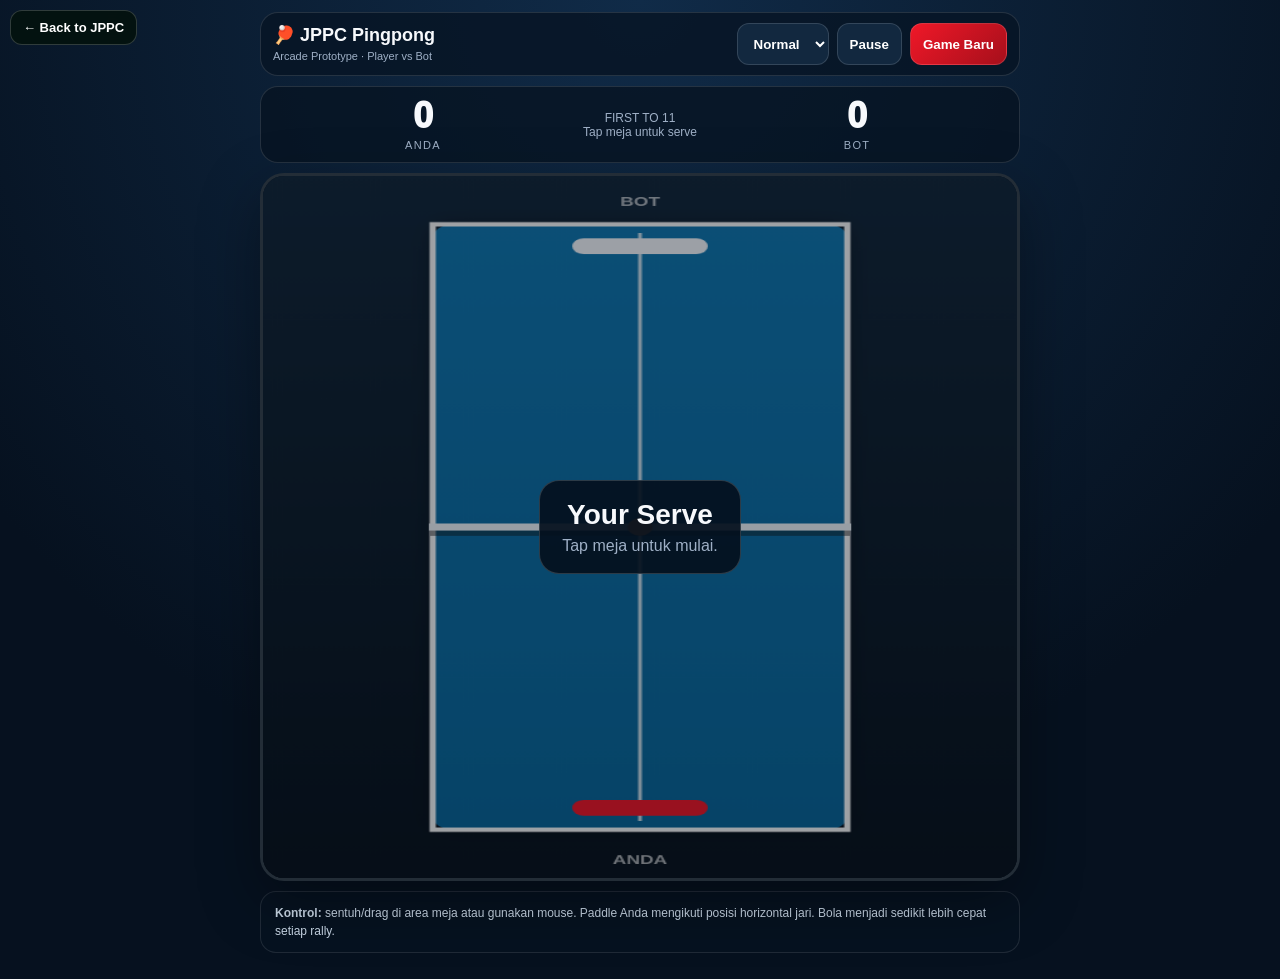
<file: pingpong.html>
<!doctype html>
<html lang="id">
<head>
<meta charset="utf-8">
<meta name="viewport" content="width=device-width,initial-scale=1,maximum-scale=1,user-scalable=no">
<title>JPPC Pingpong</title>
<style>
:root{
  --bg:#07111f;
  --panel:#0d1b2a;
  --table:#0b5c8f;
  --line:#f7f9fc;
  --accent:#ef1828;
  --blue:#0aa8ff;
  --text:#f7f9fc;
  --muted:#9fb0c6;
}
*{box-sizing:border-box}
html,body{margin:0;background:radial-gradient(circle at 50% 0,#102b48,#06111f 70%);color:var(--text);font-family:Inter,Arial,sans-serif;min-height:100%}
body{padding:12px 12px 26px}
.wrap{width:min(100%,760px);margin:auto}
.topbar{
  display:flex;align-items:center;justify-content:space-between;gap:10px;flex-wrap:wrap;
  background:rgba(8,22,38,.86);border:1px solid rgba(255,255,255,.12);border-radius:18px;
  padding:10px 12px;margin-bottom:10px
}
.brand b{display:block;font-size:18px}.brand small{color:var(--muted);font-size:11px}
.controls{display:flex;gap:8px;flex-wrap:wrap}
button,select{
  border:1px solid rgba(255,255,255,.14);border-radius:12px;background:#12283f;color:white;
  font-weight:800;padding:10px 12px;min-height:42px
}
button.primary{background:linear-gradient(135deg,var(--accent),#a60f1b)}
.scoreboard{
  display:grid;grid-template-columns:1fr auto 1fr;align-items:center;gap:12px;
  background:rgba(7,20,34,.78);border:1px solid rgba(255,255,255,.12);border-radius:18px;
  padding:11px 14px;margin-bottom:10px
}
.score{text-align:center}.score .num{font-size:36px;font-weight:950;line-height:1}.score .name{font-size:11px;color:var(--muted);text-transform:uppercase;letter-spacing:.12em;margin-top:5px}
.centerinfo{text-align:center;color:var(--muted);font-size:12px}
.game-shell{
  position:relative;border-radius:24px;overflow:hidden;border:3px solid rgba(255,255,255,.12);
  box-shadow:0 20px 60px rgba(0,0,0,.35);background:#04101b
}
canvas{display:block;width:100%;aspect-ratio:3/4;max-height:78vh;background:#0a1522;touch-action:none}
.overlay{
  position:absolute;inset:0;display:flex;align-items:center;justify-content:center;
  background:rgba(1,8,14,.36);pointer-events:none;opacity:0;transition:.2s
}
.overlay.show{opacity:1}
.overlay-card{
  background:rgba(5,17,30,.92);border:1px solid rgba(255,255,255,.16);border-radius:20px;
  padding:18px 22px;text-align:center;max-width:82%
}
.overlay-card h2{margin:0 0 6px;font-size:28px}.overlay-card p{margin:0;color:var(--muted)}
.tips{
  margin-top:10px;padding:12px 14px;border-radius:16px;border:1px solid rgba(255,255,255,.1);
  background:rgba(7,20,34,.62);color:#c8d6e5;font-size:12px;line-height:1.5
}
@media(max-width:520px){
  body{padding:8px}
  .scoreboard{gap:6px;padding:9px 10px}
  .score .num{font-size:31px}
  .centerinfo{font-size:10px}
  button,select{padding:9px 10px}
}

.jp-back{position:fixed;left:10px;top:10px;z-index:9999;background:rgba(4,18,14,.9);color:white;border:1px solid rgba(255,255,255,.18);padding:9px 12px;border-radius:12px;text-decoration:none;font-weight:800;font-size:13px;backdrop-filter:blur(8px)}
.jp-back:hover{background:rgba(11,52,40,.96)}
</style>
</head>
<body>
<a class="jp-back" href="./index.html#sports">← Back to JPPC</a>
<div class="wrap">
  <div class="topbar">
    <div class="brand">
      <b>🏓 JPPC Pingpong</b>
      <small>Arcade Prototype · Player vs Bot</small>
    </div>
    <div class="controls">
      <select id="difficulty" aria-label="Difficulty">
        <option value="easy">Easy</option>
        <option value="normal" selected>Normal</option>
        <option value="hard">Hard</option>
      </select>
      <button id="pauseBtn" type="button">Pause</button>
      <button id="newBtn" type="button" class="primary">Game Baru</button>
    </div>
  </div>

  <div class="scoreboard">
    <div class="score">
      <div id="playerScore" class="num">0</div>
      <div class="name">Anda</div>
    </div>
    <div class="centerinfo">
      <div>FIRST TO 11</div>
      <div id="status">Tap meja untuk mulai</div>
    </div>
    <div class="score">
      <div id="botScore" class="num">0</div>
      <div class="name">Bot</div>
    </div>
  </div>

  <div class="game-shell">
    <canvas id="game" width="600" height="800" aria-label="Pingpong game area"></canvas>
    <div id="overlay" class="overlay show">
      <div class="overlay-card">
        <h2 id="overlayTitle">JPPC Pingpong</h2>
        <p id="overlayText">Tap meja untuk serve. Geser paddle Anda di bagian bawah.</p>
      </div>
    </div>
  </div>

  <div class="tips">
    <b>Kontrol:</b> sentuh/drag di area meja atau gunakan mouse. Paddle Anda mengikuti posisi horizontal jari. Bola menjadi sedikit lebih cepat setiap rally.
  </div>
</div>

<script>
(() => {
  const canvas = document.getElementById('game');
  const ctx = canvas.getContext('2d');
  const scorePlayer = document.getElementById('playerScore');
  const scoreBot = document.getElementById('botScore');
  const statusEl = document.getElementById('status');
  const overlay = document.getElementById('overlay');
  const overlayTitle = document.getElementById('overlayTitle');
  const overlayText = document.getElementById('overlayText');
  const pauseBtn = document.getElementById('pauseBtn');
  const newBtn = document.getElementById('newBtn');
  const difficulty = document.getElementById('difficulty');

  const W = canvas.width, H = canvas.height;
  const table = { left: 135, right: W-135, top: 55, bottom: H-55 };
  let running = false, paused = false, gameOver = false;
  let playerScoreVal = 0, botScoreVal = 0;
  let serveToPlayer = true;
  let lastTime = performance.now();
  let raf = 0;
  let rally = 0;

  const player = { x: W/2, y: H-80, w: 108, h: 18, targetX: W/2 };
  const bot = { x: W/2, y: 80, w: 120, h: 18 };
  const ball = { x: W/2, y: H/2, r: 10, vx: 0, vy: 0, speed: 420 };

  const difficultySettings = {
    easy:   { botSpeed: 300, aimError: 85, paddle: 118 },
    normal: { botSpeed: 405, aimError: 45, paddle: 108 },
    hard:   { botSpeed: 540, aimError: 18, paddle: 98 }
  };

  function dset(){ return difficultySettings[difficulty.value] || difficultySettings.normal; }

  function resetRound() {
    running = false;
    rally = 0;
    ball.x = W/2;
    ball.y = H/2;
    ball.vx = 0; ball.vy = 0;
    player.x = player.targetX = W/2;
    bot.x = W/2;
    bot.w = dset().paddle;
    player.w = 108;
    statusEl.textContent = 'Tap meja untuk serve';
    overlay.classList.add('show');
    overlayTitle.textContent = serveToPlayer ? 'Your Serve' : 'Bot Serve';
    overlayText.textContent = serveToPlayer ? 'Tap meja untuk mulai.' : 'Tap meja untuk menerima serve.';
  }

  function serve() {
    if (gameOver || paused || running) return;
    running = true;
    overlay.classList.remove('show');
    const dirY = serveToPlayer ? -1 : 1;
    const angle = (Math.random()*0.9 - 0.45);
    ball.speed = 420;
    ball.vx = Math.sin(angle) * ball.speed;
    ball.vy = dirY * Math.cos(angle) * ball.speed;
    statusEl.textContent = 'Rally!';
  }

  function newGame() {
    playerScoreVal = 0; botScoreVal = 0; gameOver = false; paused = false;
    serveToPlayer = true;
    pauseBtn.textContent = 'Pause';
    updateScore();
    resetRound();
  }

  function updateScore(){
    scorePlayer.textContent = playerScoreVal;
    scoreBot.textContent = botScoreVal;
  }

  function endPoint(playerWon){
    running = false;
    if(playerWon) playerScoreVal++; else botScoreVal++;
    updateScore();
    if(playerScoreVal >= 11 || botScoreVal >= 11){
      gameOver = true;
      const won = playerScoreVal > botScoreVal;
      statusEl.textContent = won ? 'Anda menang!' : 'Bot menang';
      overlay.classList.add('show');
      overlayTitle.textContent = won ? '🏆 Anda Menang!' : 'Game Over';
      overlayText.textContent = `Skor akhir ${playerScoreVal} - ${botScoreVal}. Tekan Game Baru untuk bermain lagi.`;
      return;
    }
    serveToPlayer = !playerWon;
    setTimeout(resetRound, 450);
  }

  function paddleCollision(p, isPlayer){
    const withinY = isPlayer
      ? (ball.y + ball.r >= p.y - p.h/2 && ball.y - ball.r <= p.y + p.h/2 && ball.vy > 0)
      : (ball.y - ball.r <= p.y + p.h/2 && ball.y + ball.r >= p.y - p.h/2 && ball.vy < 0);
    const withinX = ball.x >= p.x - p.w/2 - ball.r && ball.x <= p.x + p.w/2 + ball.r;
    if(!withinY || !withinX) return false;

    const offset = Math.max(-1, Math.min(1, (ball.x - p.x)/(p.w/2)));
    rally++;
    ball.speed = Math.min(760, 420 + rally*16);
    const maxAngle = 1.02;
    const angle = offset * maxAngle;
    ball.vx = Math.sin(angle) * ball.speed;
    ball.vy = (isPlayer ? -1 : 1) * Math.cos(angle) * ball.speed;
    ball.y = isPlayer ? p.y - p.h/2 - ball.r - 1 : p.y + p.h/2 + ball.r + 1;
    return true;
  }

  function update(dt){
    if(!running || paused || gameOver) return;

    const follow = Math.min(1, dt*12);
    player.x += (player.targetX - player.x)*follow;
    player.x = Math.max(table.left+player.w/2, Math.min(table.right-player.w/2, player.x));

    const ds = dset();
    const predicted = ball.x + (Math.random()*2-1)*ds.aimError;
    const maxMove = ds.botSpeed*dt;
    const delta = predicted - bot.x;
    bot.x += Math.max(-maxMove, Math.min(maxMove, delta));
    bot.x = Math.max(table.left+bot.w/2, Math.min(table.right-bot.w/2, bot.x));

    ball.x += ball.vx*dt;
    ball.y += ball.vy*dt;

    if(ball.x - ball.r <= table.left){
      ball.x = table.left + ball.r;
      ball.vx = Math.abs(ball.vx);
    }
    if(ball.x + ball.r >= table.right){
      ball.x = table.right - ball.r;
      ball.vx = -Math.abs(ball.vx);
    }

    paddleCollision(player, true);
    paddleCollision(bot, false);

    if(ball.y > H + 35) endPoint(false);
    else if(ball.y < -35) endPoint(true);
  }

  function drawRoundedRect(x,y,w,h,r,fill){
    ctx.beginPath();
    ctx.roundRect(x,y,w,h,r);
    ctx.fillStyle = fill;
    ctx.fill();
  }

  function draw(){
    ctx.clearRect(0,0,W,H);

    // outer floor / room
    const bg = ctx.createLinearGradient(0,0,0,H);
    bg.addColorStop(0,'#14283b');
    bg.addColorStop(1,'#09131d');
    ctx.fillStyle = bg;
    ctx.fillRect(0,0,W,H);

    // table shadow
    ctx.shadowColor='rgba(0,0,0,.35)';
    ctx.shadowBlur=18;
    drawRoundedRect(table.left, table.top, table.right-table.left, table.bottom-table.top, 16, '#0a4f7b');
    ctx.shadowBlur=0;

    // table surface
    const grd = ctx.createLinearGradient(table.left,table.top,table.left,table.bottom);
    grd.addColorStop(0,'#1177b0');
    grd.addColorStop(1,'#0a6699');
    drawRoundedRect(table.left, table.top, table.right-table.left, table.bottom-table.top, 16, grd);

    // center line
    ctx.beginPath();
    ctx.moveTo(W/2,table.top+10);
    ctx.lineTo(W/2,table.bottom-10);
    ctx.strokeStyle = 'rgba(255,255,255,.75)';
    ctx.lineWidth = 3;
    ctx.stroke();

    // side and end lines
    ctx.strokeStyle = 'rgba(255,255,255,.96)';
    ctx.lineWidth = 5;
    ctx.strokeRect(table.left,table.top,table.right-table.left,table.bottom-table.top);

    // net
    ctx.fillStyle = '#eef3f8';
    ctx.fillRect(table.left-3, H/2-4, table.right-table.left+6, 8);
    ctx.fillStyle = 'rgba(20,20,20,.45)';
    ctx.fillRect(table.left-2, H/2+4, table.right-table.left+4, 6);

    // paddles
    drawRoundedRect(player.x-player.w/2, player.y-player.h/2, player.w, player.h, 9, '#ef1828');
    drawRoundedRect(bot.x-bot.w/2, bot.y-bot.h/2, bot.w, bot.h, 9, '#f3f7fb');

    // ball
    ctx.beginPath();
    ctx.arc(ball.x,ball.y,ball.r,0,Math.PI*2);
    ctx.fillStyle='#ff8a3d';
    ctx.shadowColor='rgba(0,0,0,.35)';
    ctx.shadowBlur=8;
    ctx.fill();
    ctx.shadowBlur=0;

    // labels
    ctx.fillStyle='rgba(255,255,255,.66)';
    ctx.font='bold 15px Arial';
    ctx.textAlign='center';
    ctx.fillText('BOT', W/2, 34);
    ctx.fillText('ANDA', W/2, H-16);
  }

  function loop(now){
    const dt = Math.min(.025, (now-lastTime)/1000);
    lastTime = now;
    update(dt);
    draw();
    raf = requestAnimationFrame(loop);
  }

  function pointerToCanvasX(e){
    const rect = canvas.getBoundingClientRect();
    return (e.clientX - rect.left) * (W/rect.width);
  }

  canvas.addEventListener('pointerdown', e=>{
    canvas.setPointerCapture?.(e.pointerId);
    player.targetX = pointerToCanvasX(e);
    if(!running) serve();
  });
  canvas.addEventListener('pointermove', e=>{
    if(e.buttons || e.pointerType==='touch') player.targetX = pointerToCanvasX(e);
  });

  pauseBtn.addEventListener('click', ()=>{
    if(gameOver) return;
    paused = !paused;
    pauseBtn.textContent = paused ? 'Lanjut' : 'Pause';
    statusEl.textContent = paused ? 'Paused' : (running ? 'Rally!' : 'Tap meja untuk serve');
    if(paused){
      overlay.classList.add('show');
      overlayTitle.textContent='Paused';
      overlayText.textContent='Tekan Lanjut untuk melanjutkan permainan.';
    }else if(running){
      overlay.classList.remove('show');
    }else{
      overlay.classList.add('show');
    }
  });

  newBtn.addEventListener('click', newGame);
  difficulty.addEventListener('change', ()=>{
    bot.w = dset().paddle;
    if(!running) resetRound();
  });

  newGame();
  cancelAnimationFrame(raf);
  lastTime = performance.now();
  raf = requestAnimationFrame(loop);
})();
</script>
</body>
</html>
</file>
